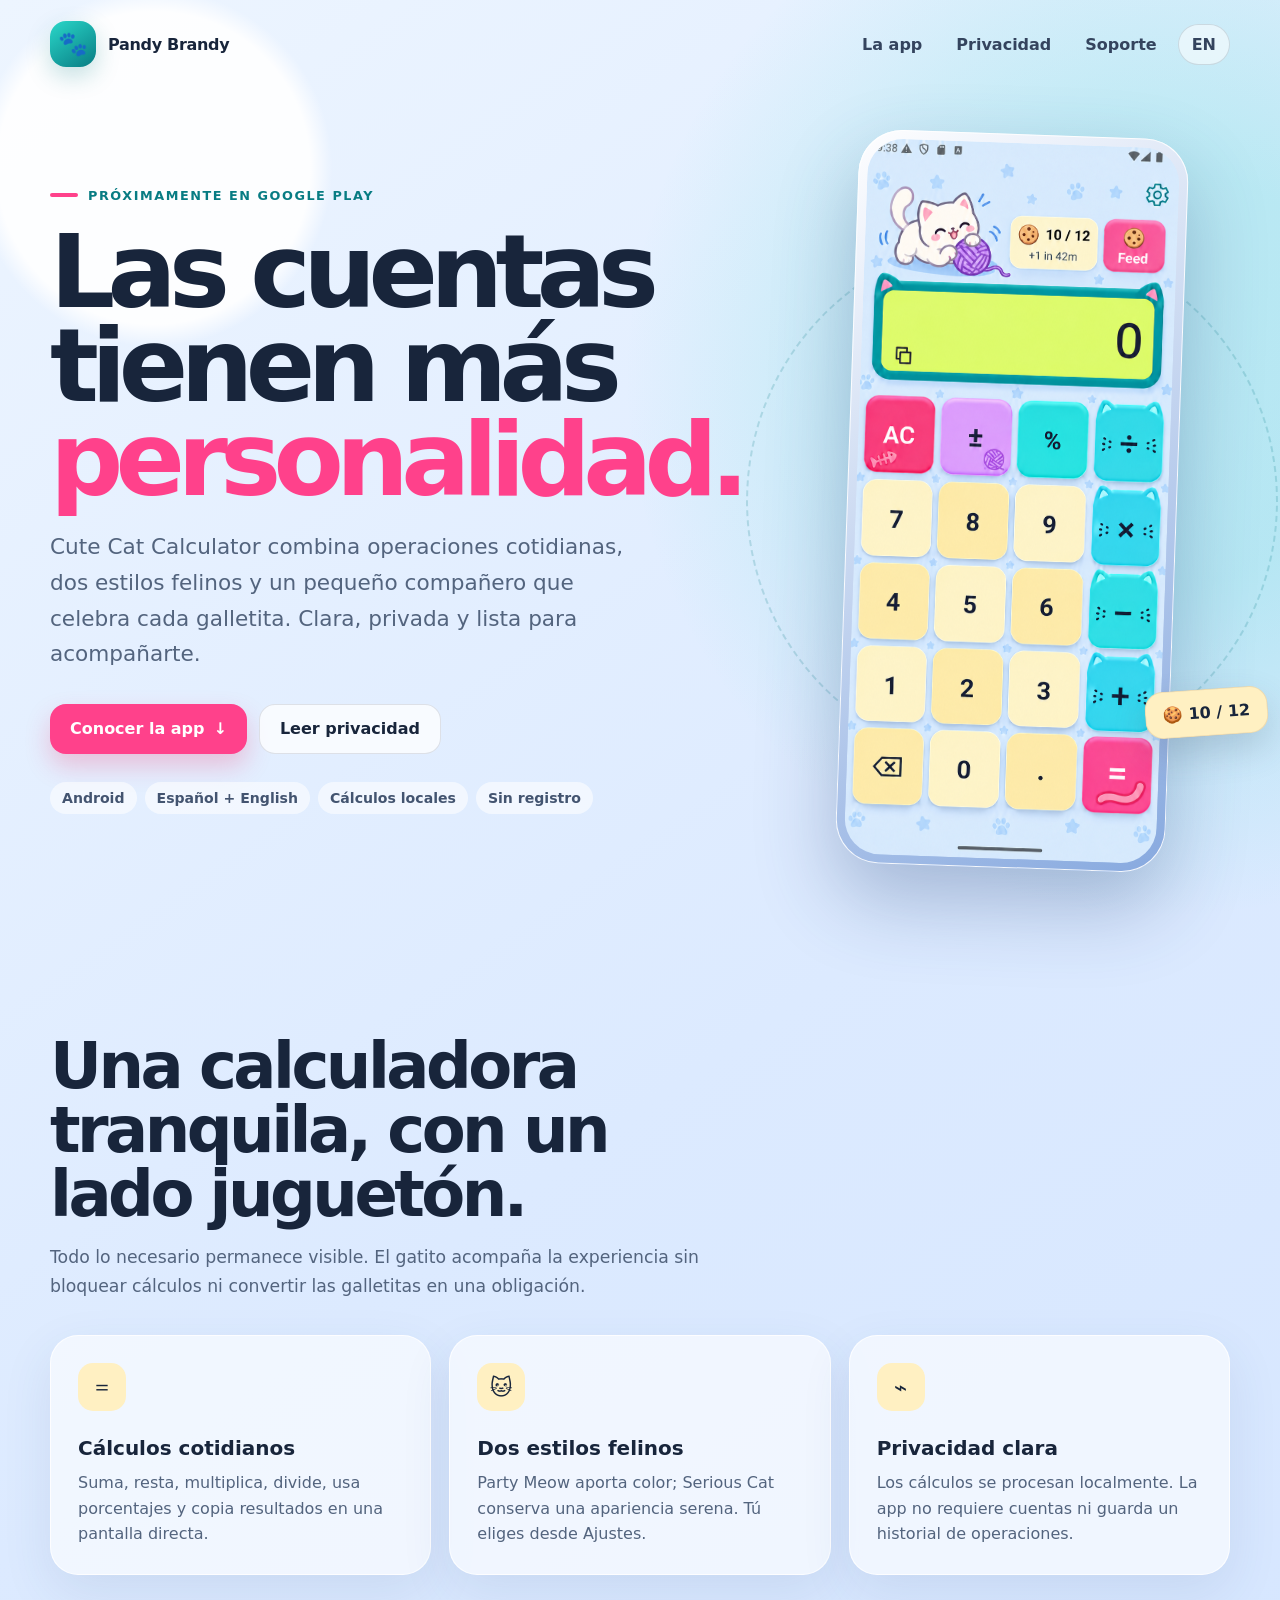
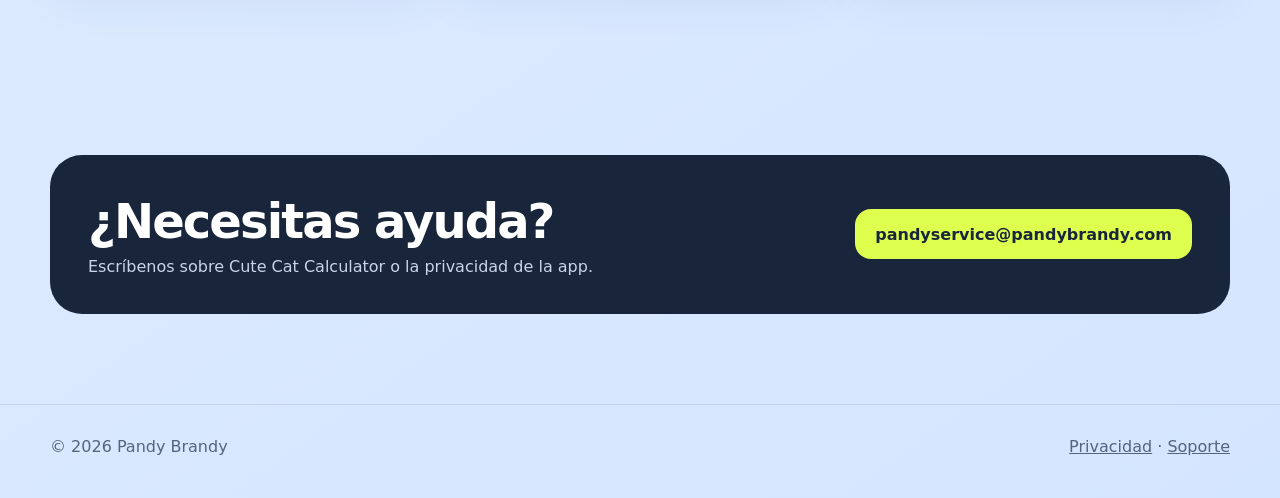
<file: index.html>
<!doctype html>
<html lang="es">
<head>
  <meta charset="utf-8">
  <meta name="viewport" content="width=device-width, initial-scale=1">
  <title>Pandy Brandy — Apps con personalidad</title>
  <meta name="description" content="Sitio oficial de Pandy Brandy y Cute Cat Calculator.">
  <link rel="canonical" href="https://www.pandybrandy.com/">
  <link rel="alternate" hreflang="es" href="https://www.pandybrandy.com/">
  <link rel="alternate" hreflang="en" href="https://www.pandybrandy.com/en/">
  <link rel="alternate" hreflang="x-default" href="https://www.pandybrandy.com/">
  <link rel="icon" type="image/svg+xml" href="data:image/svg+xml,%3Csvg xmlns='http://www.w3.org/2000/svg' viewBox='0 0 32 32'%3E%3Crect width='32' height='32' rx='10' fill='%232ad7c9'/%3E%3Ccircle cx='16' cy='19' r='7' fill='white'/%3E%3Ccircle cx='9' cy='9' r='3' fill='white'/%3E%3Ccircle cx='16' cy='7' r='3' fill='white'/%3E%3Ccircle cx='23' cy='9' r='3' fill='white'/%3E%3C/svg%3E">
  <link rel="stylesheet" href="styles.css">
</head>
<body>
  <header class="site-header shell">
    <a class="brand" href="index.html"><span class="brand-mark">🐾</span><span>Pandy Brandy</span></a>
    <nav class="nav" aria-label="Navegación principal">
      <a href="#app">La app</a>
      <a href="privacy/">Privacidad</a>
      <a href="support/">Soporte</a>
      <a class="lang" href="en/" lang="en" aria-label="Read in English">EN</a>
    </nav>
  </header>

  <main>
    <section class="hero shell" id="app">
      <div>
        <div class="eyebrow">Próximamente en Google Play</div>
        <h1>Las cuentas tienen más <span class="play">personalidad.</span></h1>
        <p class="lede">Cute Cat Calculator combina operaciones cotidianas, dos estilos felinos y un pequeño compañero que celebra cada galletita. Clara, privada y lista para acompañarte.</p>
        <div class="actions">
          <a class="button button-primary" href="#details">Conocer la app <span aria-hidden="true">↓</span></a>
          <a class="button button-secondary" href="privacy/">Leer privacidad</a>
        </div>
        <div class="meta" aria-label="Características principales">
          <span class="chip">Android</span><span class="chip">Español + English</span><span class="chip">Cálculos locales</span><span class="chip">Sin registro</span>
        </div>
      </div>
      <div class="phone-wrap" aria-label="Vista de Cute Cat Calculator">
        <div class="orbit" aria-hidden="true"></div>
        <div class="phone"><img src="assets/cute-cat-calculator.png" alt="Vista de Party Meow en Cute Cat Calculator"></div>
        <div class="cookie-note">🍪 10 / 12</div>
      </div>
    </section>

    <section class="section shell" id="details">
      <div class="section-title">
        <h2>Una calculadora tranquila, con un lado juguetón.</h2>
        <p>Todo lo necesario permanece visible. El gatito acompaña la experiencia sin bloquear cálculos ni convertir las galletitas en una obligación.</p>
      </div>
      <div class="cards">
        <article class="card"><div class="card-icon">＝</div><h3>Cálculos cotidianos</h3><p>Suma, resta, multiplica, divide, usa porcentajes y copia resultados en una pantalla directa.</p></article>
        <article class="card"><div class="card-icon">🐱</div><h3>Dos estilos felinos</h3><p>Party Meow aporta color; Serious Cat conserva una apariencia serena. Tú eliges desde Ajustes.</p></article>
        <article class="card"><div class="card-icon">⌁</div><h3>Privacidad clara</h3><p>Los cálculos se procesan localmente. La app no requiere cuentas ni guarda un historial de operaciones.</p></article>
      </div>
    </section>

    <section class="section shell">
      <div class="support-band">
        <div><h2>¿Necesitas ayuda?</h2><p>Escríbenos sobre Cute Cat Calculator o la privacidad de la app.</p></div>
        <a class="button" href="mailto:pandyservice@pandybrandy.com">pandyservice@pandybrandy.com</a>
      </div>
    </section>
  </main>

  <footer><div class="shell footer-row"><span>© 2026 Pandy Brandy</span><span><a href="privacy/">Privacidad</a> · <a href="support/">Soporte</a></span></div></footer>
</body>
</html>
</file>
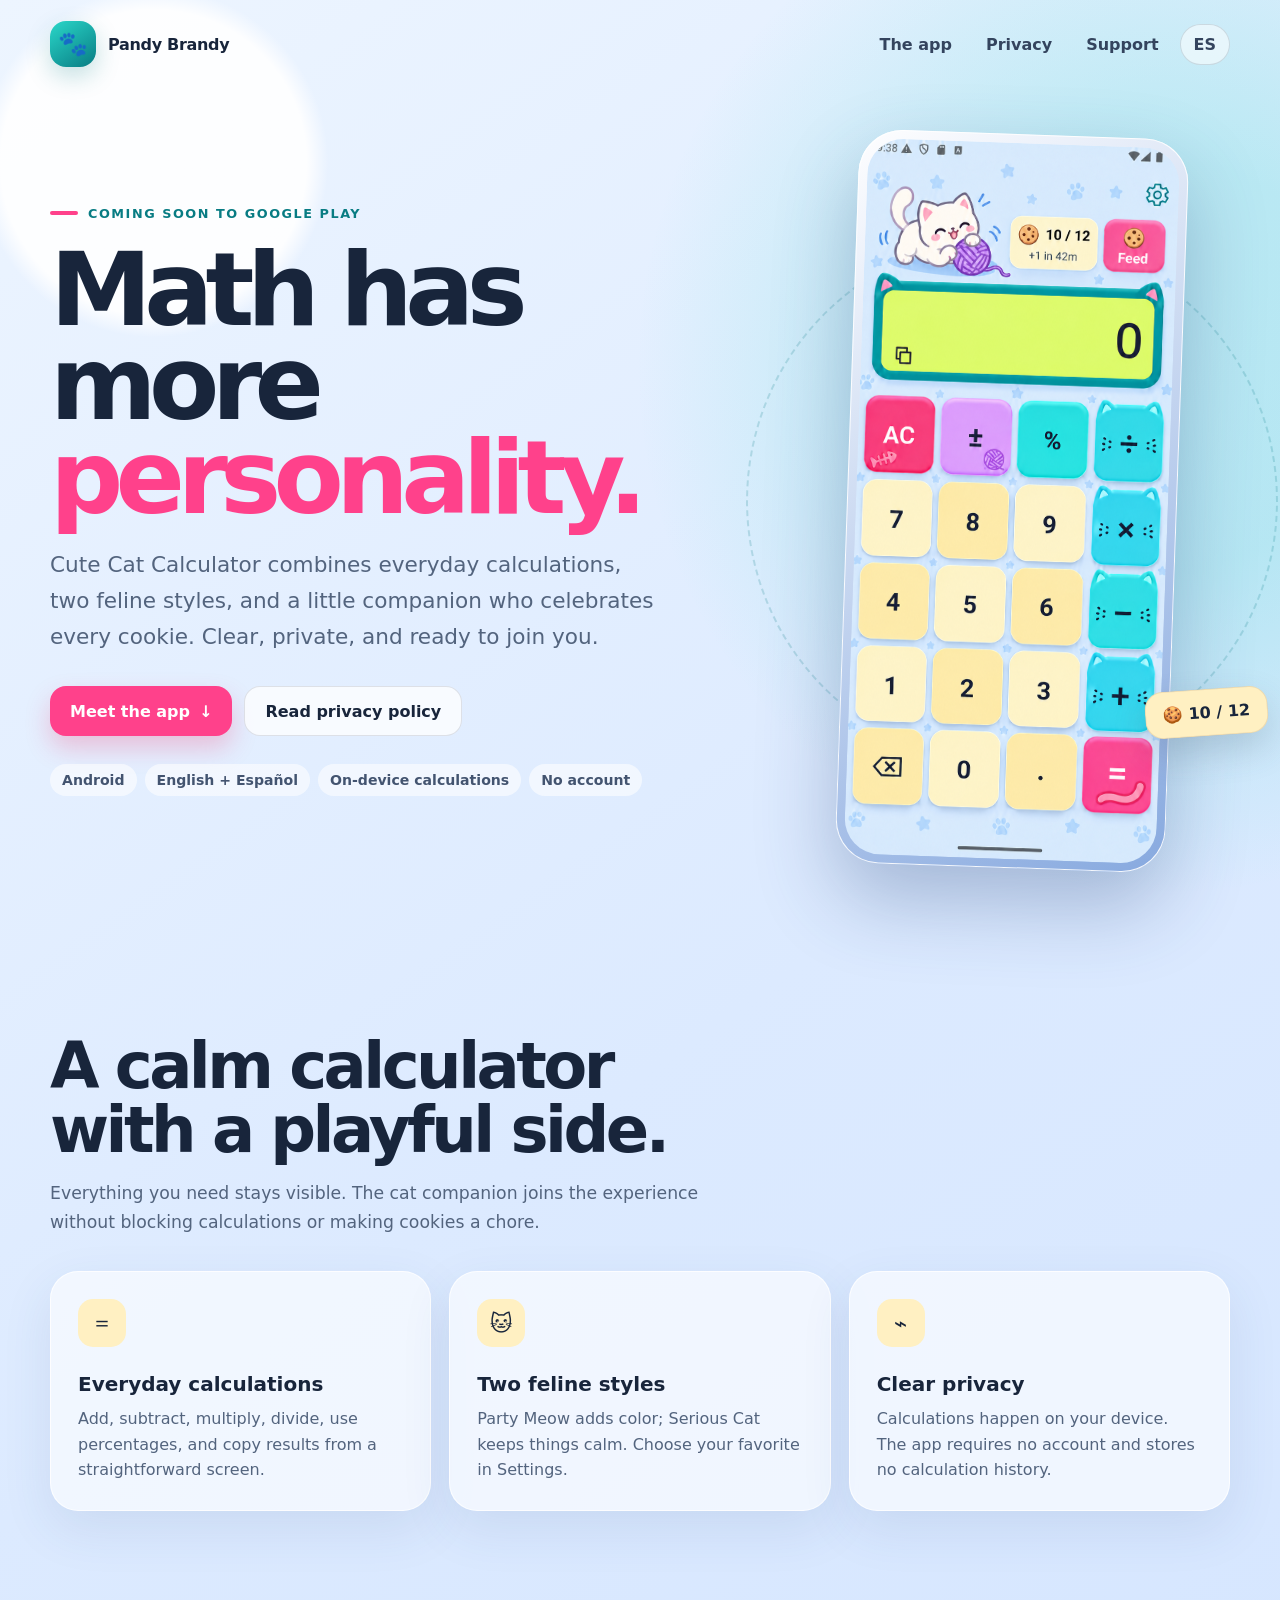
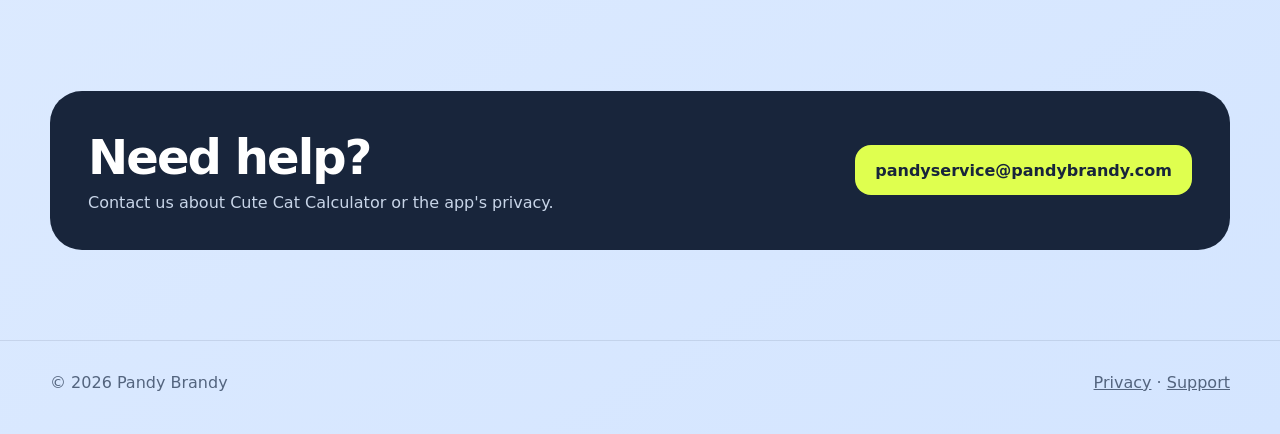
<file: en/index.html>
<!doctype html>
<html lang="en">
<head>
  <meta charset="utf-8"><meta name="viewport" content="width=device-width, initial-scale=1">
  <title>Pandy Brandy — Apps with personality</title>
  <meta name="description" content="Official website for Pandy Brandy and Cute Cat Calculator.">
  <link rel="canonical" href="https://www.pandybrandy.com/en/"><link rel="alternate" hreflang="es" href="https://www.pandybrandy.com/"><link rel="alternate" hreflang="en" href="https://www.pandybrandy.com/en/"><link rel="alternate" hreflang="x-default" href="https://www.pandybrandy.com/">
  <link rel="stylesheet" href="../styles.css">
</head>
<body>
<header class="site-header shell"><a class="brand" href="./"><span class="brand-mark">🐾</span><span>Pandy Brandy</span></a><nav class="nav" aria-label="Main navigation"><a href="#app">The app</a><a href="privacy/">Privacy</a><a href="support/">Support</a><a class="lang" href="../" lang="es" aria-label="Leer en español">ES</a></nav></header>
<main>
<section class="hero shell" id="app"><div><div class="eyebrow">Coming soon to Google Play</div><h1>Math has more <span class="play">personality.</span></h1><p class="lede">Cute Cat Calculator combines everyday calculations, two feline styles, and a little companion who celebrates every cookie. Clear, private, and ready to join you.</p><div class="actions"><a class="button button-primary" href="#details">Meet the app <span aria-hidden="true">↓</span></a><a class="button button-secondary" href="privacy/">Read privacy policy</a></div><div class="meta" aria-label="Main features"><span class="chip">Android</span><span class="chip">English + Español</span><span class="chip">On-device calculations</span><span class="chip">No account</span></div></div>
<div class="phone-wrap" aria-label="Cute Cat Calculator preview"><div class="orbit" aria-hidden="true"></div><div class="phone"><img src="../assets/cute-cat-calculator.png" alt="Party Meow style in Cute Cat Calculator"></div><div class="cookie-note">🍪 10 / 12</div></div></section>
<section class="section shell" id="details"><div class="section-title"><h2>A calm calculator with a playful side.</h2><p>Everything you need stays visible. The cat companion joins the experience without blocking calculations or making cookies a chore.</p></div><div class="cards"><article class="card"><div class="card-icon">＝</div><h3>Everyday calculations</h3><p>Add, subtract, multiply, divide, use percentages, and copy results from a straightforward screen.</p></article><article class="card"><div class="card-icon">🐱</div><h3>Two feline styles</h3><p>Party Meow adds color; Serious Cat keeps things calm. Choose your favorite in Settings.</p></article><article class="card"><div class="card-icon">⌁</div><h3>Clear privacy</h3><p>Calculations happen on your device. The app requires no account and stores no calculation history.</p></article></div></section>
<section class="section shell"><div class="support-band"><div><h2>Need help?</h2><p>Contact us about Cute Cat Calculator or the app's privacy.</p></div><a class="button" href="mailto:pandyservice@pandybrandy.com">pandyservice@pandybrandy.com</a></div></section>
</main><footer><div class="shell footer-row"><span>© 2026 Pandy Brandy</span><span><a href="privacy/">Privacy</a> · <a href="support/">Support</a></span></div></footer></body></html>
</file>
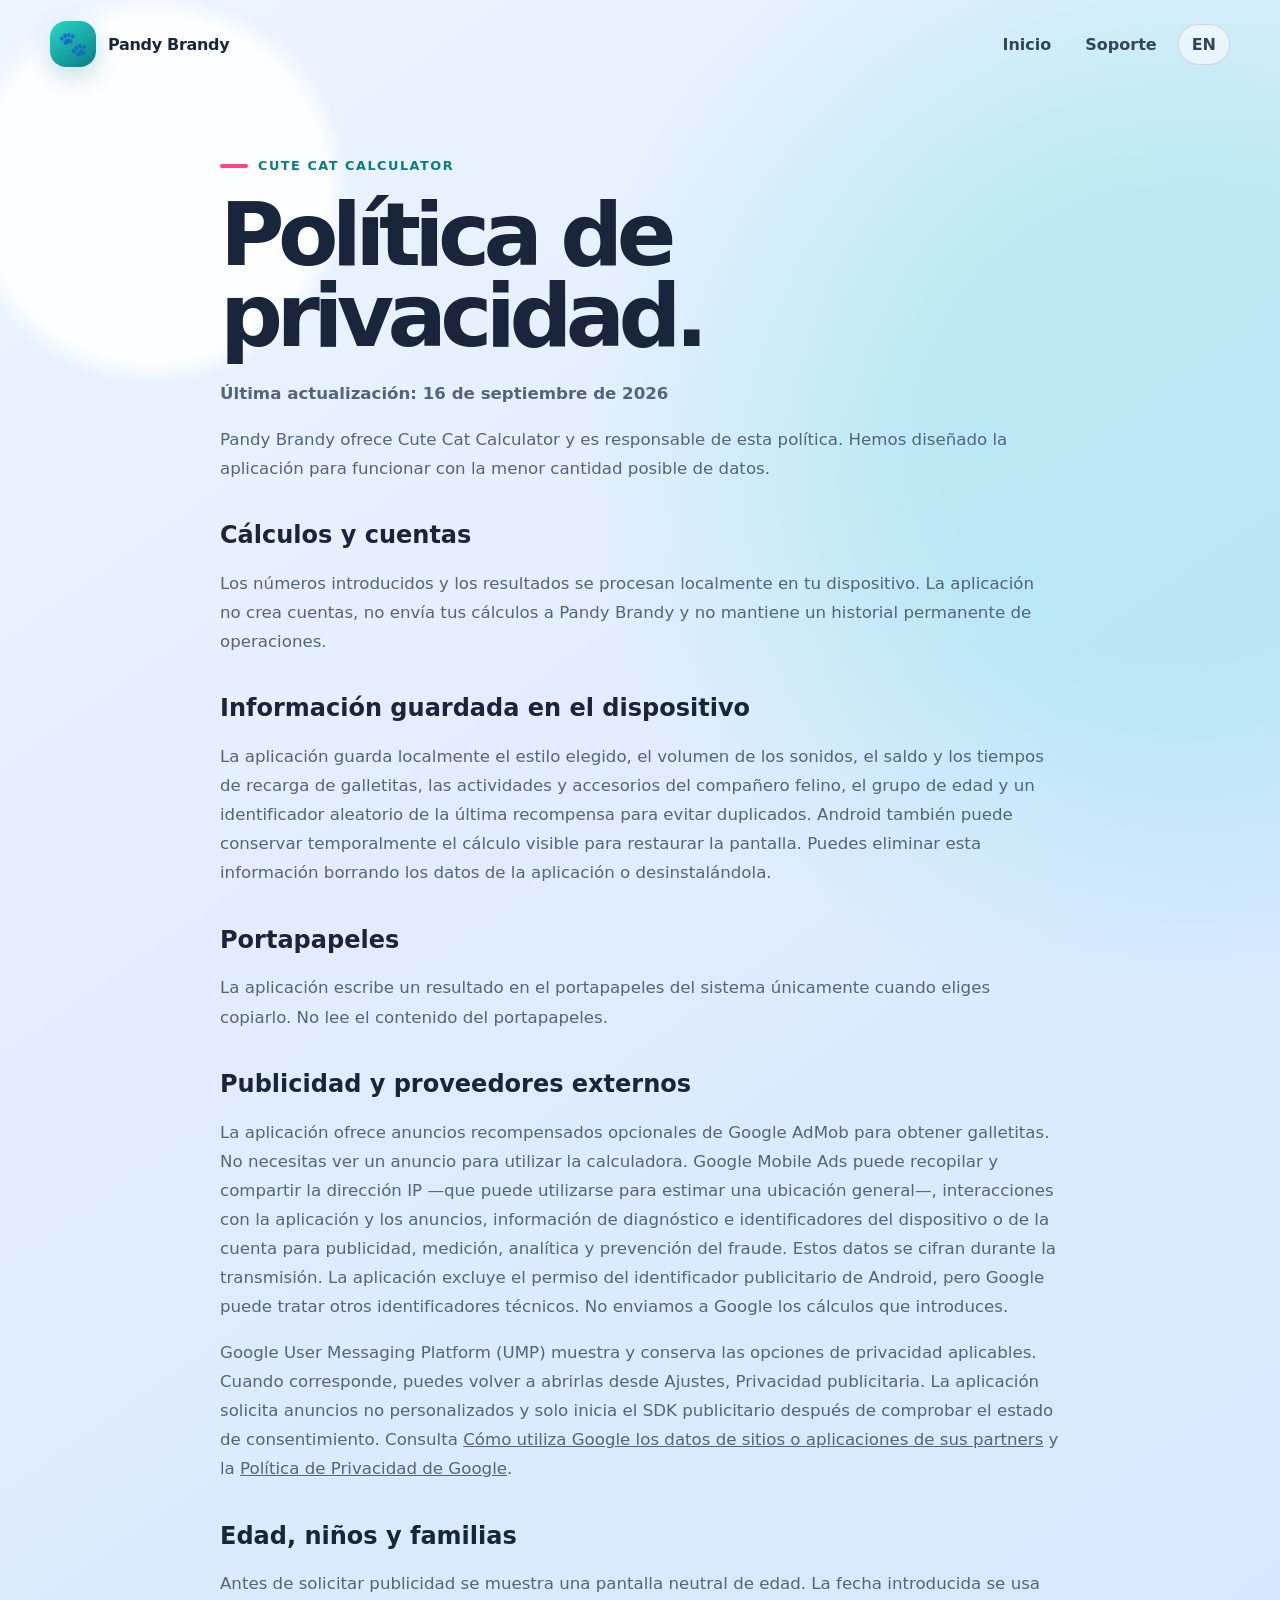
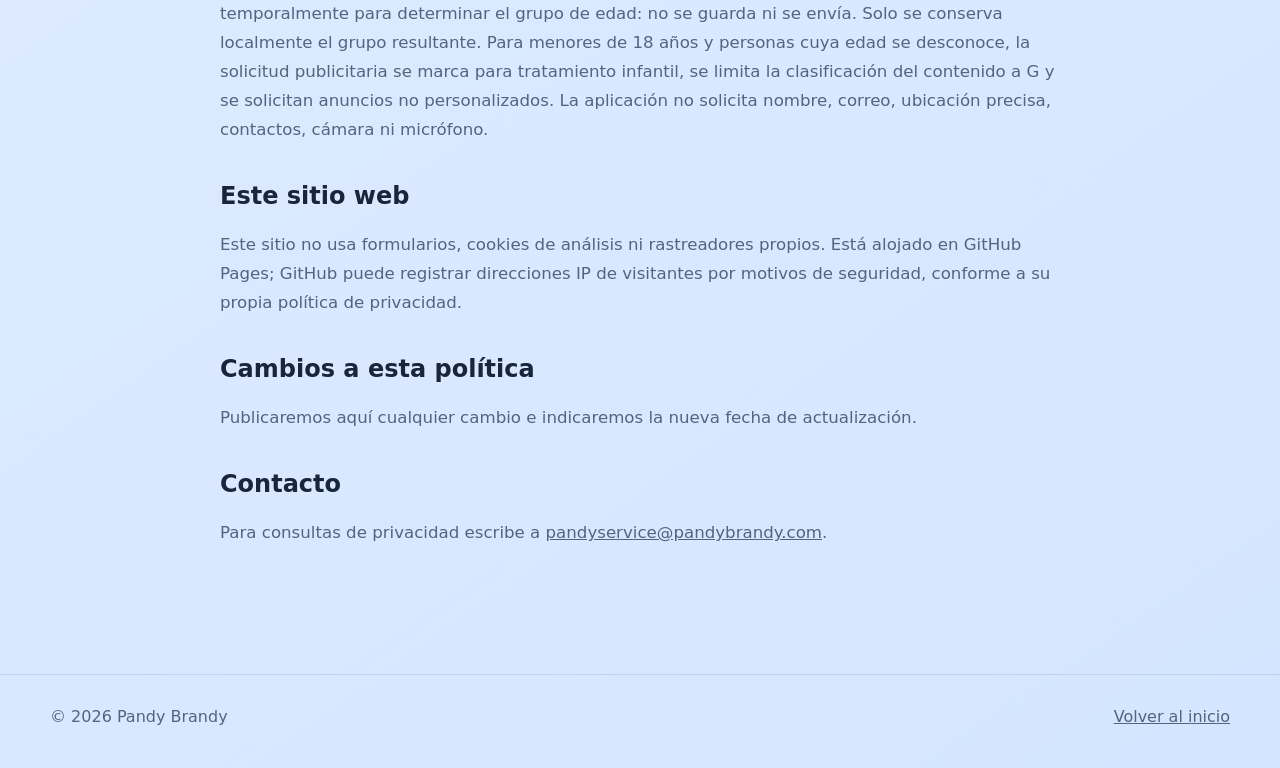
<file: privacy/index.html>
<!doctype html><html lang="es"><head><meta charset="utf-8"><meta name="viewport" content="width=device-width, initial-scale=1"><title>Política de privacidad — Pandy Brandy</title><meta name="description" content="Política de privacidad de Cute Cat Calculator."><link rel="canonical" href="https://www.pandybrandy.com/privacy/"><link rel="alternate" hreflang="es" href="https://www.pandybrandy.com/privacy/"><link rel="alternate" hreflang="en" href="https://www.pandybrandy.com/en/privacy/"><link rel="stylesheet" href="../styles.css"></head><body>
<header class="site-header shell"><a class="brand" href="../"><span class="brand-mark">🐾</span><span>Pandy Brandy</span></a><nav class="nav" aria-label="Navegación principal"><a href="../">Inicio</a><a href="../support/">Soporte</a><a class="lang" href="../en/privacy/" lang="en" aria-label="Read in English">EN</a></nav></header>
<main class="page shell"><div class="eyebrow">Cute Cat Calculator</div><h1>Política de privacidad.</h1><p class="updated">Última actualización: 16 de septiembre de 2026</p>
<p>Pandy Brandy ofrece Cute Cat Calculator y es responsable de esta política. Hemos diseñado la aplicación para funcionar con la menor cantidad posible de datos.</p>
<h2>Cálculos y cuentas</h2><p>Los números introducidos y los resultados se procesan localmente en tu dispositivo. La aplicación no crea cuentas, no envía tus cálculos a Pandy Brandy y no mantiene un historial permanente de operaciones.</p>
<h2>Información guardada en el dispositivo</h2><p>La aplicación guarda localmente el estilo elegido, el volumen de los sonidos, el saldo y los tiempos de recarga de galletitas, las actividades y accesorios del compañero felino, el grupo de edad y un identificador aleatorio de la última recompensa para evitar duplicados. Android también puede conservar temporalmente el cálculo visible para restaurar la pantalla. Puedes eliminar esta información borrando los datos de la aplicación o desinstalándola.</p>
<h2>Portapapeles</h2><p>La aplicación escribe un resultado en el portapapeles del sistema únicamente cuando eliges copiarlo. No lee el contenido del portapapeles.</p>
<h2>Publicidad y proveedores externos</h2><p>La aplicación ofrece anuncios recompensados opcionales de Google AdMob para obtener galletitas. No necesitas ver un anuncio para utilizar la calculadora. Google Mobile Ads puede recopilar y compartir la dirección IP —que puede utilizarse para estimar una ubicación general—, interacciones con la aplicación y los anuncios, información de diagnóstico e identificadores del dispositivo o de la cuenta para publicidad, medición, analítica y prevención del fraude. Estos datos se cifran durante la transmisión. La aplicación excluye el permiso del identificador publicitario de Android, pero Google puede tratar otros identificadores técnicos. No enviamos a Google los cálculos que introduces.</p>
<p>Google User Messaging Platform (UMP) muestra y conserva las opciones de privacidad aplicables. Cuando corresponde, puedes volver a abrirlas desde Ajustes, Privacidad publicitaria. La aplicación solicita anuncios no personalizados y solo inicia el SDK publicitario después de comprobar el estado de consentimiento. Consulta <a href="https://policies.google.com/technologies/partner-sites">Cómo utiliza Google los datos de sitios o aplicaciones de sus partners</a> y la <a href="https://policies.google.com/privacy">Política de Privacidad de Google</a>.</p>
<h2>Edad, niños y familias</h2><p>Antes de solicitar publicidad se muestra una pantalla neutral de edad. La fecha introducida se usa temporalmente para determinar el grupo de edad: no se guarda ni se envía. Solo se conserva localmente el grupo resultante. Para menores de 18 años y personas cuya edad se desconoce, la solicitud publicitaria se marca para tratamiento infantil, se limita la clasificación del contenido a G y se solicitan anuncios no personalizados. La aplicación no solicita nombre, correo, ubicación precisa, contactos, cámara ni micrófono.</p>
<h2>Este sitio web</h2><p>Este sitio no usa formularios, cookies de análisis ni rastreadores propios. Está alojado en GitHub Pages; GitHub puede registrar direcciones IP de visitantes por motivos de seguridad, conforme a su propia política de privacidad.</p>
<h2>Cambios a esta política</h2><p>Publicaremos aquí cualquier cambio e indicaremos la nueva fecha de actualización.</p>
<h2>Contacto</h2><p>Para consultas de privacidad escribe a <a href="mailto:pandyservice@pandybrandy.com">pandyservice@pandybrandy.com</a>.</p></main>
<footer><div class="shell footer-row"><span>© 2026 Pandy Brandy</span><a href="../">Volver al inicio</a></div></footer></body></html>
</file>
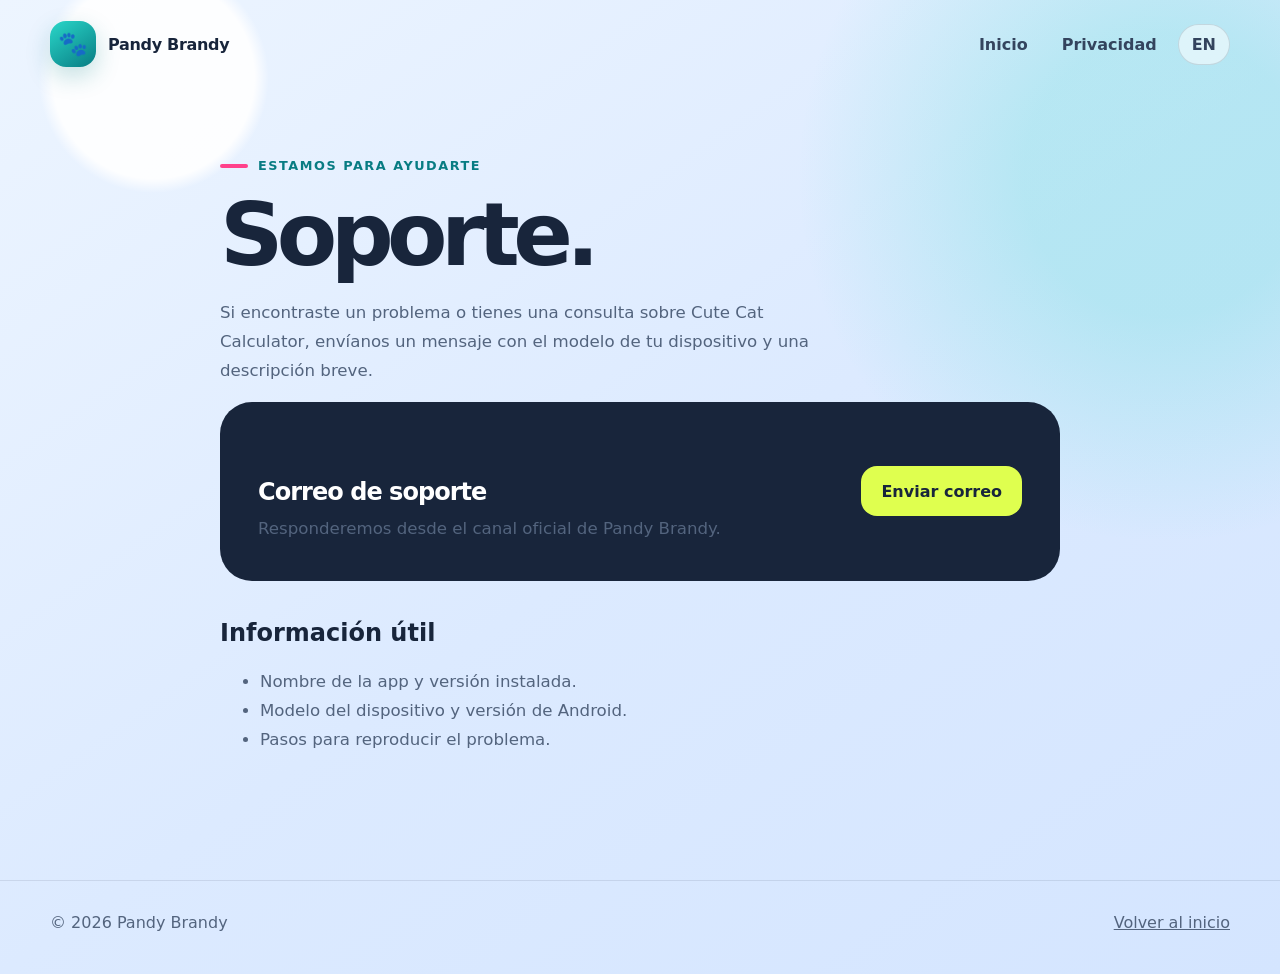
<file: support/index.html>
<!doctype html><html lang="es"><head><meta charset="utf-8"><meta name="viewport" content="width=device-width, initial-scale=1"><title>Soporte — Pandy Brandy</title><meta name="description" content="Soporte oficial de Cute Cat Calculator."><link rel="canonical" href="https://www.pandybrandy.com/support/"><link rel="alternate" hreflang="es" href="https://www.pandybrandy.com/support/"><link rel="alternate" hreflang="en" href="https://www.pandybrandy.com/en/support/"><link rel="stylesheet" href="../styles.css"></head><body>
<header class="site-header shell"><a class="brand" href="../"><span class="brand-mark">🐾</span><span>Pandy Brandy</span></a><nav class="nav" aria-label="Navegación principal"><a href="../">Inicio</a><a href="../privacy/">Privacidad</a><a class="lang" href="../en/support/" lang="en" aria-label="Read in English">EN</a></nav></header>
<main class="page shell"><div class="eyebrow">Estamos para ayudarte</div><h1>Soporte.</h1><p class="lede">Si encontraste un problema o tienes una consulta sobre Cute Cat Calculator, envíanos un mensaje con el modelo de tu dispositivo y una descripción breve.</p>
<div class="support-band"><div><h2>Correo de soporte</h2><p>Responderemos desde el canal oficial de Pandy Brandy.</p></div><a class="button" href="mailto:pandyservice@pandybrandy.com">Enviar correo</a></div>
<h2>Información útil</h2><ul><li>Nombre de la app y versión instalada.</li><li>Modelo del dispositivo y versión de Android.</li><li>Pasos para reproducir el problema.</li></ul></main>
<footer><div class="shell footer-row"><span>© 2026 Pandy Brandy</span><a href="../">Volver al inicio</a></div></footer></body></html>
</file>
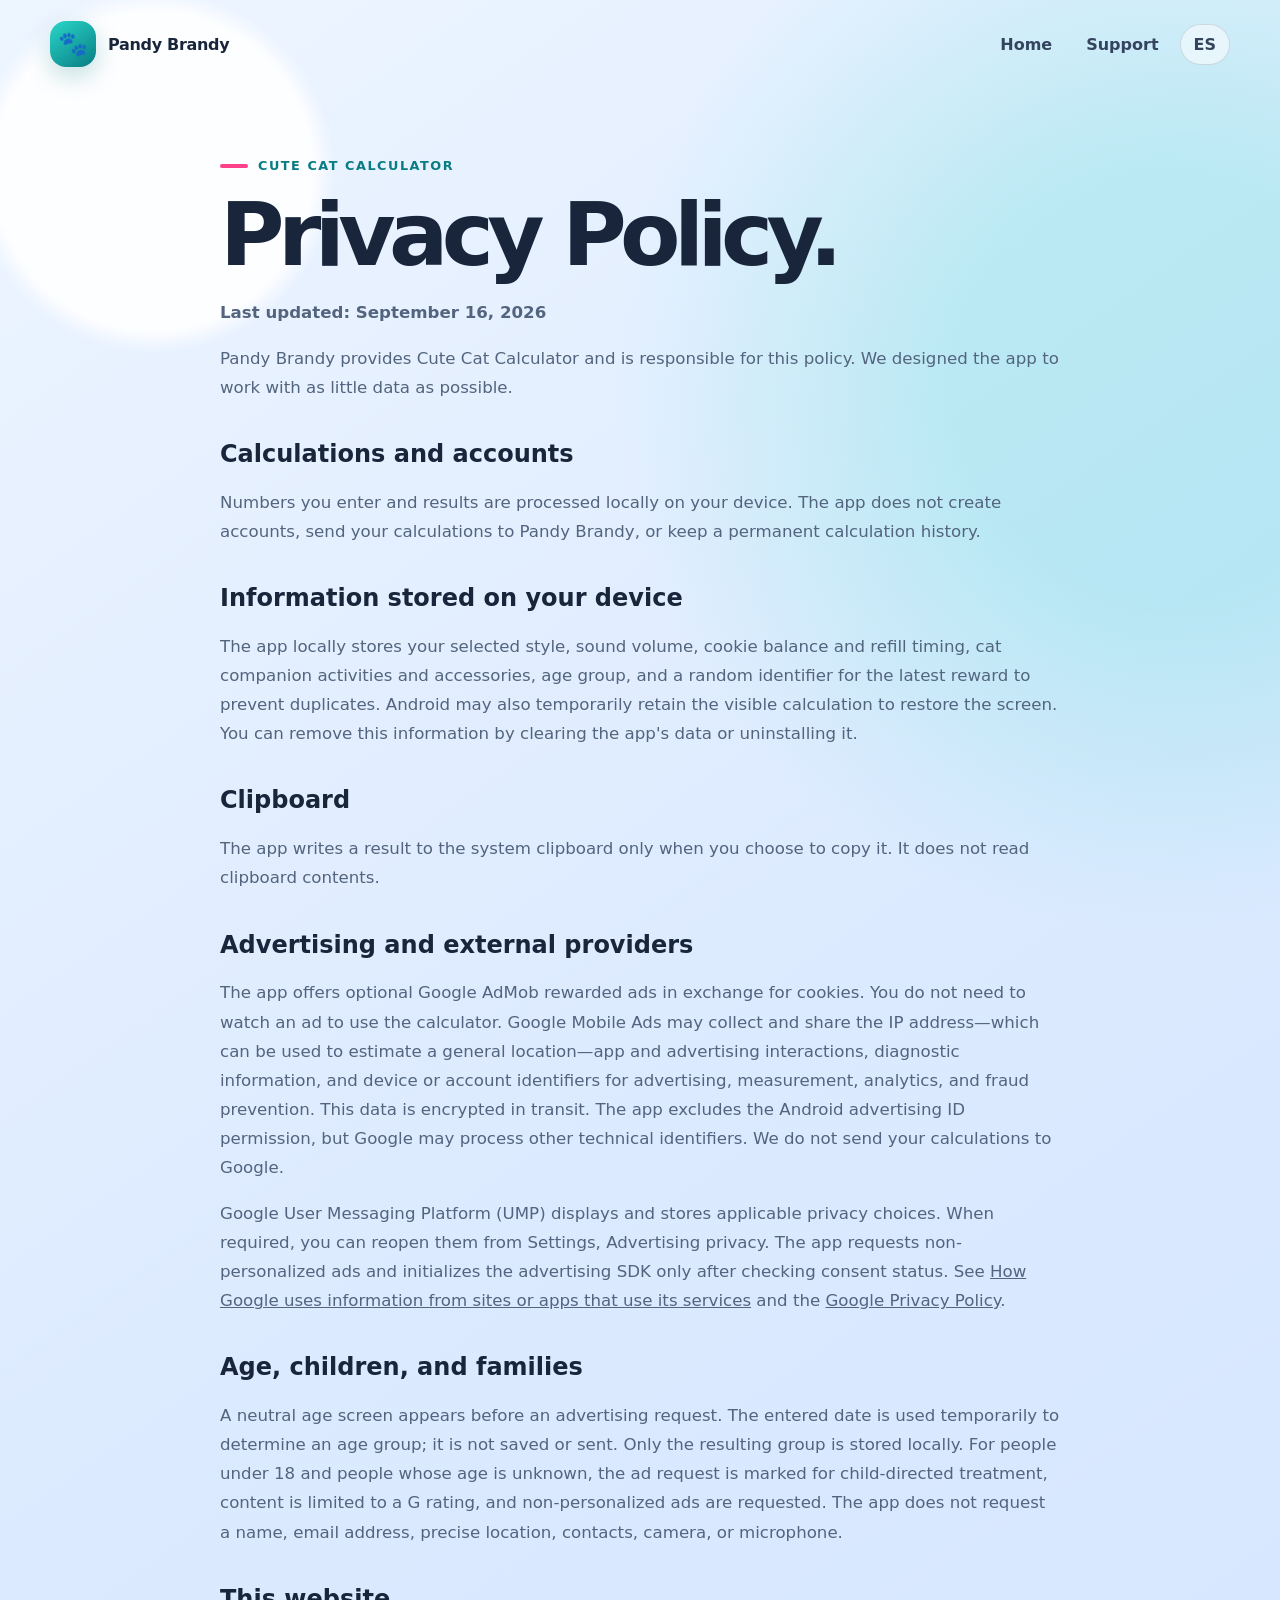
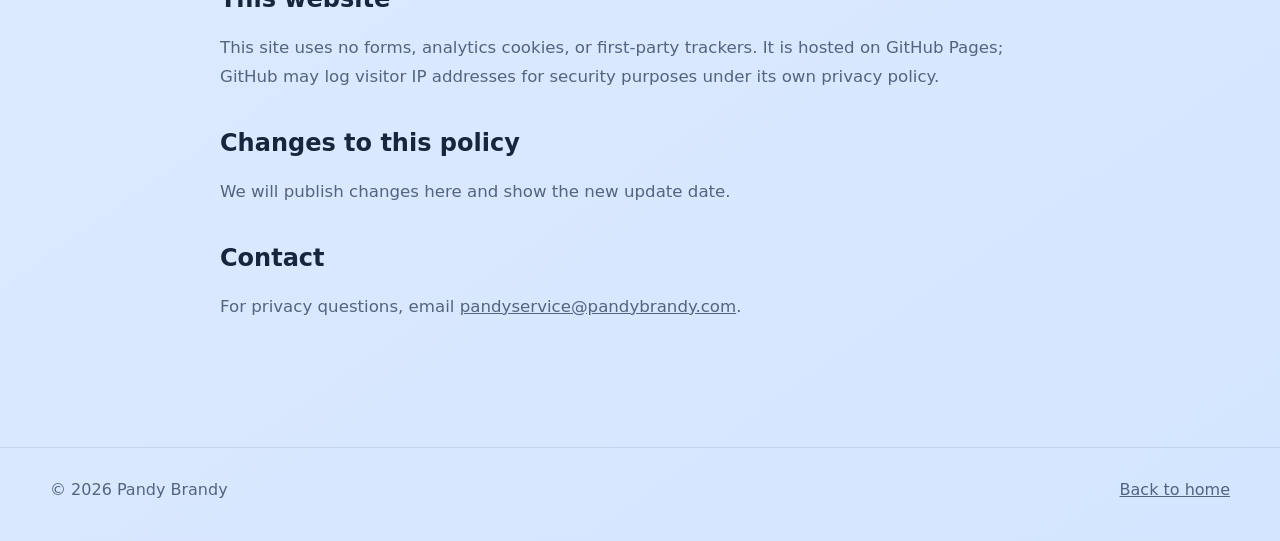
<file: en/privacy/index.html>
<!doctype html><html lang="en"><head><meta charset="utf-8"><meta name="viewport" content="width=device-width, initial-scale=1"><title>Privacy Policy — Pandy Brandy</title><meta name="description" content="Cute Cat Calculator privacy policy."><link rel="canonical" href="https://www.pandybrandy.com/en/privacy/"><link rel="alternate" hreflang="es" href="https://www.pandybrandy.com/privacy/"><link rel="alternate" hreflang="en" href="https://www.pandybrandy.com/en/privacy/"><link rel="stylesheet" href="../../styles.css"></head><body>
<header class="site-header shell"><a class="brand" href="../"><span class="brand-mark">🐾</span><span>Pandy Brandy</span></a><nav class="nav" aria-label="Main navigation"><a href="../">Home</a><a href="../support/">Support</a><a class="lang" href="../../privacy/" lang="es" aria-label="Leer en español">ES</a></nav></header>
<main class="page shell"><div class="eyebrow">Cute Cat Calculator</div><h1>Privacy Policy.</h1><p class="updated">Last updated: September 16, 2026</p>
<p>Pandy Brandy provides Cute Cat Calculator and is responsible for this policy. We designed the app to work with as little data as possible.</p>
<h2>Calculations and accounts</h2><p>Numbers you enter and results are processed locally on your device. The app does not create accounts, send your calculations to Pandy Brandy, or keep a permanent calculation history.</p>
<h2>Information stored on your device</h2><p>The app locally stores your selected style, sound volume, cookie balance and refill timing, cat companion activities and accessories, age group, and a random identifier for the latest reward to prevent duplicates. Android may also temporarily retain the visible calculation to restore the screen. You can remove this information by clearing the app's data or uninstalling it.</p>
<h2>Clipboard</h2><p>The app writes a result to the system clipboard only when you choose to copy it. It does not read clipboard contents.</p>
<h2>Advertising and external providers</h2><p>The app offers optional Google AdMob rewarded ads in exchange for cookies. You do not need to watch an ad to use the calculator. Google Mobile Ads may collect and share the IP address—which can be used to estimate a general location—app and advertising interactions, diagnostic information, and device or account identifiers for advertising, measurement, analytics, and fraud prevention. This data is encrypted in transit. The app excludes the Android advertising ID permission, but Google may process other technical identifiers. We do not send your calculations to Google.</p>
<p>Google User Messaging Platform (UMP) displays and stores applicable privacy choices. When required, you can reopen them from Settings, Advertising privacy. The app requests non-personalized ads and initializes the advertising SDK only after checking consent status. See <a href="https://policies.google.com/technologies/partner-sites">How Google uses information from sites or apps that use its services</a> and the <a href="https://policies.google.com/privacy">Google Privacy Policy</a>.</p>
<h2>Age, children, and families</h2><p>A neutral age screen appears before an advertising request. The entered date is used temporarily to determine an age group; it is not saved or sent. Only the resulting group is stored locally. For people under 18 and people whose age is unknown, the ad request is marked for child-directed treatment, content is limited to a G rating, and non-personalized ads are requested. The app does not request a name, email address, precise location, contacts, camera, or microphone.</p>
<h2>This website</h2><p>This site uses no forms, analytics cookies, or first-party trackers. It is hosted on GitHub Pages; GitHub may log visitor IP addresses for security purposes under its own privacy policy.</p>
<h2>Changes to this policy</h2><p>We will publish changes here and show the new update date.</p>
<h2>Contact</h2><p>For privacy questions, email <a href="mailto:pandyservice@pandybrandy.com">pandyservice@pandybrandy.com</a>.</p></main>
<footer><div class="shell footer-row"><span>© 2026 Pandy Brandy</span><a href="../">Back to home</a></div></footer></body></html>
</file>
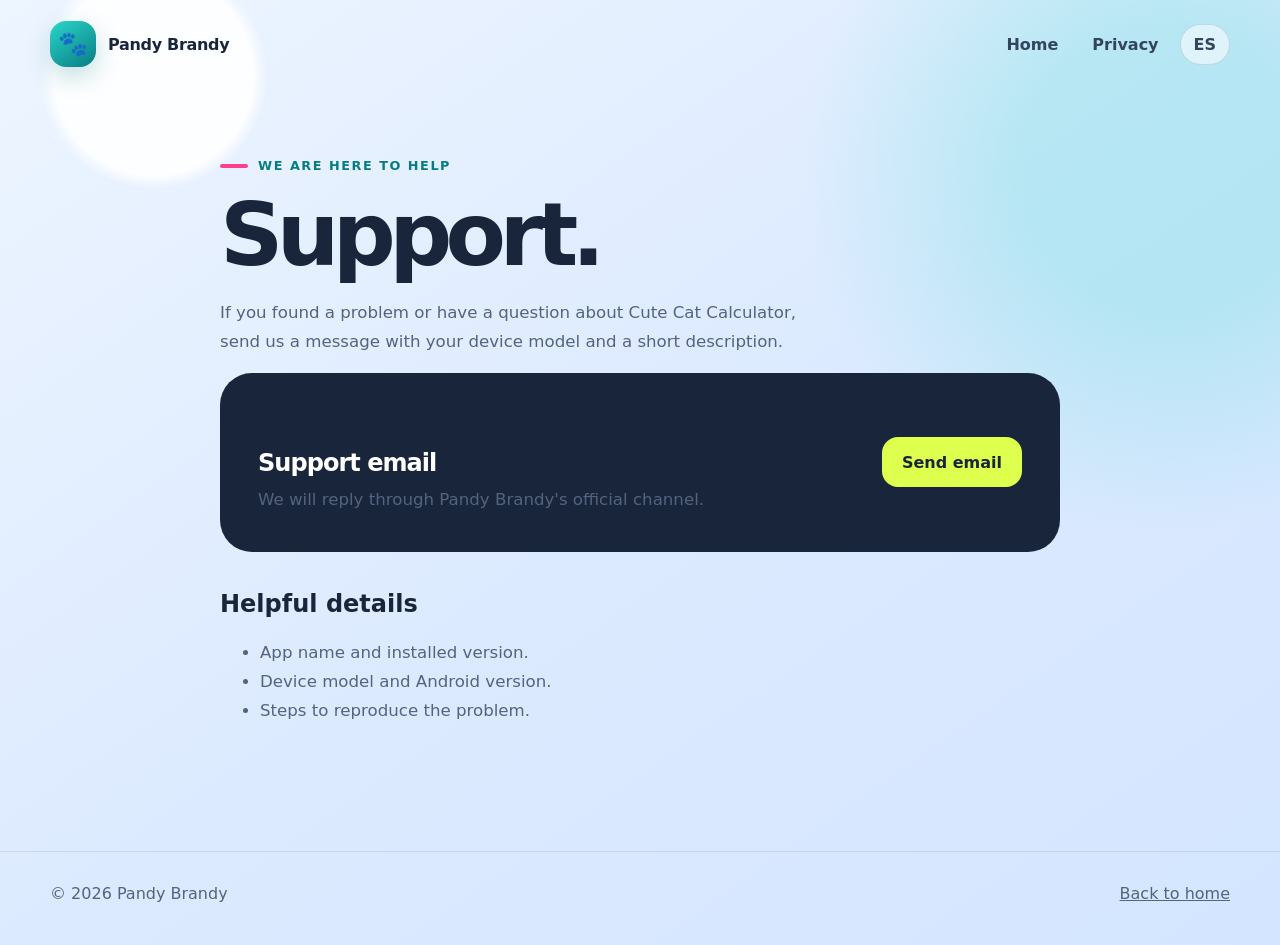
<file: en/support/index.html>
<!doctype html><html lang="en"><head><meta charset="utf-8"><meta name="viewport" content="width=device-width, initial-scale=1"><title>Support — Pandy Brandy</title><meta name="description" content="Official support for Cute Cat Calculator."><link rel="canonical" href="https://www.pandybrandy.com/en/support/"><link rel="alternate" hreflang="es" href="https://www.pandybrandy.com/support/"><link rel="alternate" hreflang="en" href="https://www.pandybrandy.com/en/support/"><link rel="stylesheet" href="../../styles.css"></head><body>
<header class="site-header shell"><a class="brand" href="../"><span class="brand-mark">🐾</span><span>Pandy Brandy</span></a><nav class="nav" aria-label="Main navigation"><a href="../">Home</a><a href="../privacy/">Privacy</a><a class="lang" href="../../support/" lang="es" aria-label="Leer en español">ES</a></nav></header>
<main class="page shell"><div class="eyebrow">We are here to help</div><h1>Support.</h1><p class="lede">If you found a problem or have a question about Cute Cat Calculator, send us a message with your device model and a short description.</p><div class="support-band"><div><h2>Support email</h2><p>We will reply through Pandy Brandy's official channel.</p></div><a class="button" href="mailto:pandyservice@pandybrandy.com">Send email</a></div><h2>Helpful details</h2><ul><li>App name and installed version.</li><li>Device model and Android version.</li><li>Steps to reproduce the problem.</li></ul></main>
<footer><div class="shell footer-row"><span>© 2026 Pandy Brandy</span><a href="../">Back to home</a></div></footer></body></html>
</file>
<file: styles.css>
:root {
  color-scheme: light;
  --ink: #18253b;
  --muted: #53647e;
  --blue: #dceaff;
  --blue-strong: #8eb4ed;
  --teal: #087c83;
  --mint: #2ad7c9;
  --pink: #ff418b;
  --berry: #f5326c;
  --cream: #fff0c2;
  --lime: #dfff4f;
  --paper: #f8fbff;
}

* { box-sizing: border-box; }
html { scroll-behavior: smooth; }
body {
  margin: 0;
  overflow-x: hidden;
  color: var(--ink);
  background:
    radial-gradient(circle at 12% 8%, rgba(255,255,255,.92) 0 7%, transparent 8%),
    radial-gradient(circle at 91% 18%, rgba(42,215,201,.22) 0 10%, transparent 26%),
    linear-gradient(145deg, #edf5ff 0%, var(--blue) 52%, #d4e5ff 100%);
  font-family: Inter, ui-rounded, "Segoe UI", system-ui, sans-serif;
  min-height: 100vh;
}

a { color: inherit; }
.shell { width: min(1180px, calc(100% - 40px)); margin: 0 auto; }
.site-header {
  display: flex; align-items: center; justify-content: space-between;
  min-height: 88px; gap: 24px;
}
.brand { display: inline-flex; align-items: center; gap: 12px; text-decoration: none; font-weight: 900; letter-spacing: -.02em; }
.brand-mark {
  width: 46px; height: 46px; display: grid; place-items: center; border-radius: 16px;
  color: white; background: linear-gradient(145deg, var(--mint), var(--teal));
  box-shadow: 0 9px 24px rgba(8,124,131,.24); font-size: 24px;
}
.nav { display: flex; align-items: center; gap: 8px; }
.nav a { padding: 10px 13px; border-radius: 999px; text-decoration: none; font-weight: 750; color: #34445e; }
.nav a:hover, .nav a:focus-visible { background: rgba(255,255,255,.7); outline: none; }
.lang { border: 1px solid rgba(24,37,59,.14); background: rgba(255,255,255,.55); }

.hero {
  display: grid; grid-template-columns: minmax(0, 1.08fr) minmax(300px, .72fr);
  align-items: center; gap: clamp(36px, 7vw, 92px); min-height: 690px; padding: 46px 0 76px;
}
.eyebrow { display: flex; align-items: center; gap: 10px; color: var(--teal); font-weight: 900; letter-spacing: .12em; text-transform: uppercase; font-size: .8rem; }
.eyebrow::before { content: ""; width: 28px; height: 4px; border-radius: 9px; background: var(--pink); }
h1 { margin: 22px 0 22px; font-size: clamp(3.3rem, 8vw, 6.8rem); line-height: .92; letter-spacing: -.075em; max-width: 760px; }
h1 .play { color: var(--pink); }
.lede { max-width: 610px; font-size: clamp(1.1rem, 2vw, 1.35rem); line-height: 1.65; color: var(--muted); }
.actions { display: flex; flex-wrap: wrap; gap: 12px; margin-top: 32px; }
.button { display: inline-flex; min-height: 50px; align-items: center; justify-content: center; gap: 9px; padding: 0 20px; border-radius: 16px; text-decoration: none; font-weight: 850; }
.button-primary { color: white; background: var(--pink); box-shadow: 0 12px 25px rgba(245,50,108,.25); }
.button-secondary { background: rgba(255,255,255,.75); border: 1px solid rgba(24,37,59,.12); }
.meta { display: flex; flex-wrap: wrap; gap: 8px; margin-top: 28px; }
.chip { padding: 8px 12px; border-radius: 999px; background: rgba(255,255,255,.58); color: #435470; font-size: .88rem; font-weight: 750; }

.phone-wrap { position: relative; display: grid; place-items: center; }
.orbit { position: absolute; width: 122%; aspect-ratio: 1; border: 2px dashed rgba(8,124,131,.19); border-radius: 50%; }
.phone {
  position: relative; width: min(330px, 78vw); aspect-ratio: 840 / 1868; padding: 9px;
  border-radius: 44px; background: linear-gradient(145deg, #fefeff, #87a9df);
  box-shadow: 0 35px 80px rgba(45,76,128,.32), inset 0 0 0 1px rgba(255,255,255,.9);
  transform: rotate(2deg);
}
.phone img { width: 100%; height: 100%; display: block; object-fit: cover; border-radius: 36px; }
.cookie-note {
  position: absolute; right: -38px; bottom: 18%; background: var(--cream); border: 1px solid rgba(117,64,43,.12);
  padding: 13px 17px; border-radius: 18px; font-weight: 900; box-shadow: 0 15px 35px rgba(62,75,100,.2); transform: rotate(-4deg);
}

.section { padding: 90px 0; }
.section-title { max-width: 690px; margin-bottom: 35px; }
.section-title h2 { margin: 0 0 14px; font-size: clamp(2.3rem, 5vw, 4rem); letter-spacing: -.055em; line-height: 1; }
.section-title p { color: var(--muted); font-size: 1.08rem; line-height: 1.65; }
.cards { display: grid; grid-template-columns: repeat(3, 1fr); gap: 18px; }
.card { min-height: 220px; padding: 27px; border-radius: 28px; background: rgba(248,251,255,.74); border: 1px solid rgba(255,255,255,.82); box-shadow: 0 18px 50px rgba(48,79,127,.1); }
.card-icon { width: 48px; height: 48px; border-radius: 15px; display: grid; place-items: center; background: var(--cream); font-size: 22px; }
.card h3 { margin: 25px 0 10px; font-size: 1.25rem; }
.card p { margin: 0; color: var(--muted); line-height: 1.6; }
.support-band { display: flex; justify-content: space-between; align-items: center; gap: 30px; padding: 38px; border-radius: 32px; background: var(--ink); color: white; }
.support-band h2 { margin: 0 0 8px; font-size: clamp(1.8rem, 4vw, 3rem); letter-spacing: -.04em; }
.support-band p { margin: 0; color: #c8d5e8; }
.support-band .button { flex: 0 0 auto; color: var(--ink); background: var(--lime); }

.page { max-width: 840px; padding: 70px 0 110px; }
.page h1 { font-size: clamp(3rem, 7vw, 5.5rem); }
.page h2 { margin-top: 38px; font-size: 1.5rem; }
.page p, .page li { color: var(--muted); line-height: 1.75; font-size: 1.04rem; }
.updated { font-weight: 750; }
.notice { padding: 18px 20px; border-radius: 18px; background: var(--cream); color: #65492a !important; font-weight: 700; }
footer { padding: 32px 0 42px; border-top: 1px solid rgba(24,37,59,.1); color: var(--muted); }
.footer-row { display: flex; justify-content: space-between; gap: 20px; flex-wrap: wrap; }

@media (max-width: 800px) {
  .site-header { min-height: 74px; }
  .nav a:not(.lang) { display: none; }
  .hero { grid-template-columns: 1fr; text-align: center; padding-top: 45px; }
  .eyebrow, .actions, .meta { justify-content: center; }
  .lede { margin-inline: auto; }
  .phone-wrap { padding: 25px 0; }
  .cards { grid-template-columns: 1fr; }
  .support-band { align-items: flex-start; flex-direction: column; }
}
</file>
